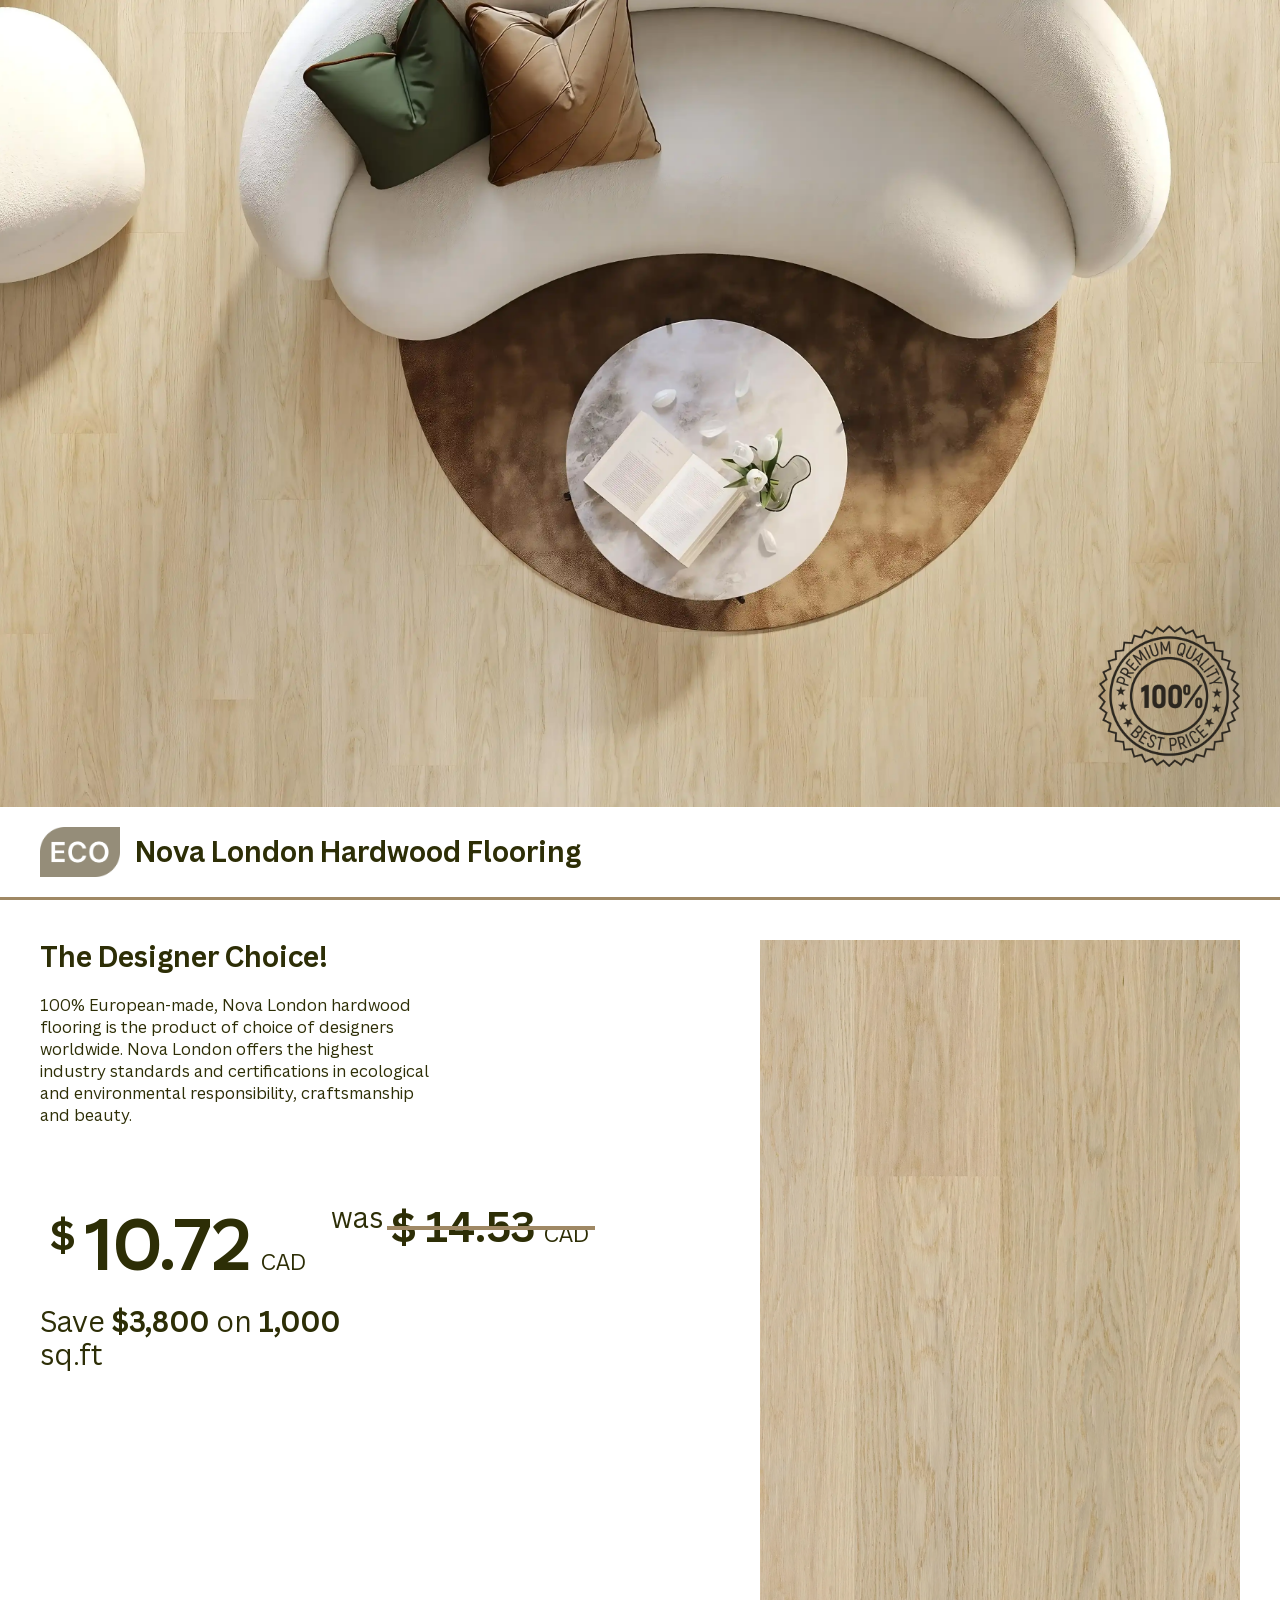
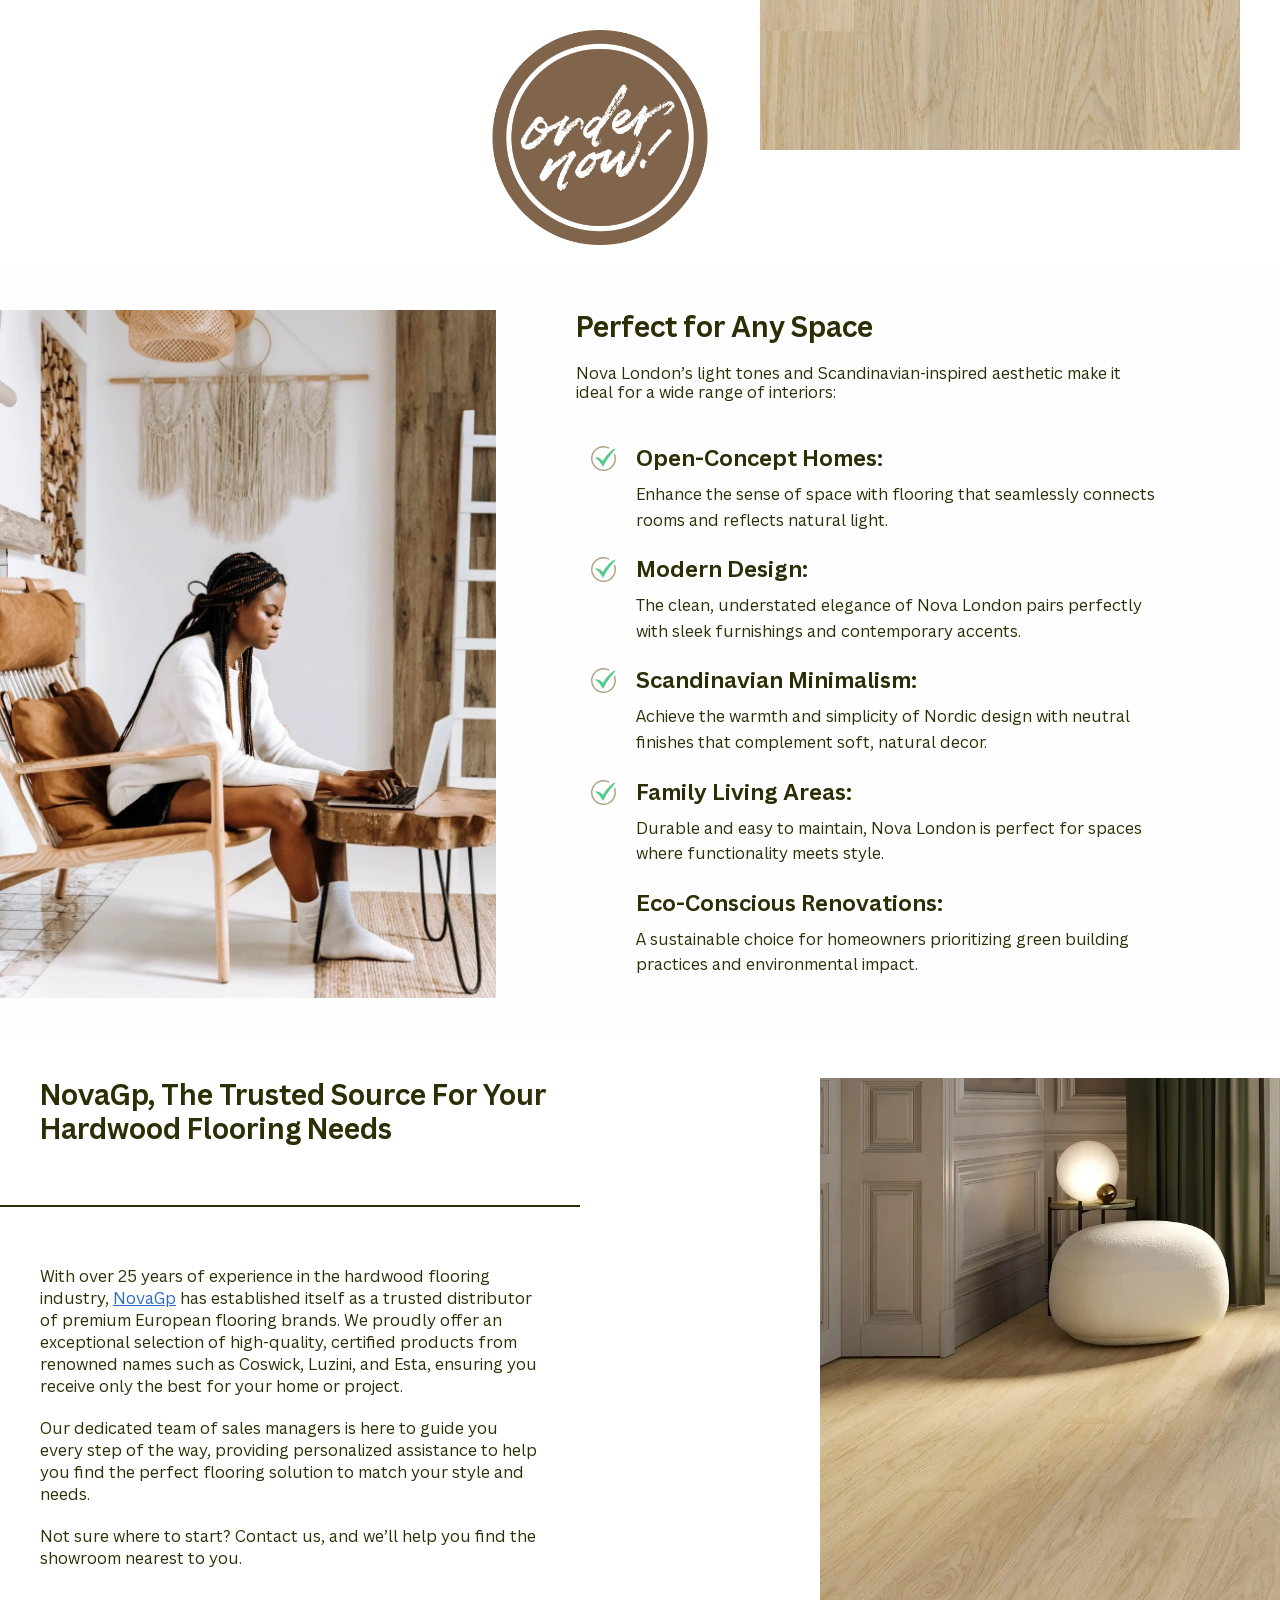
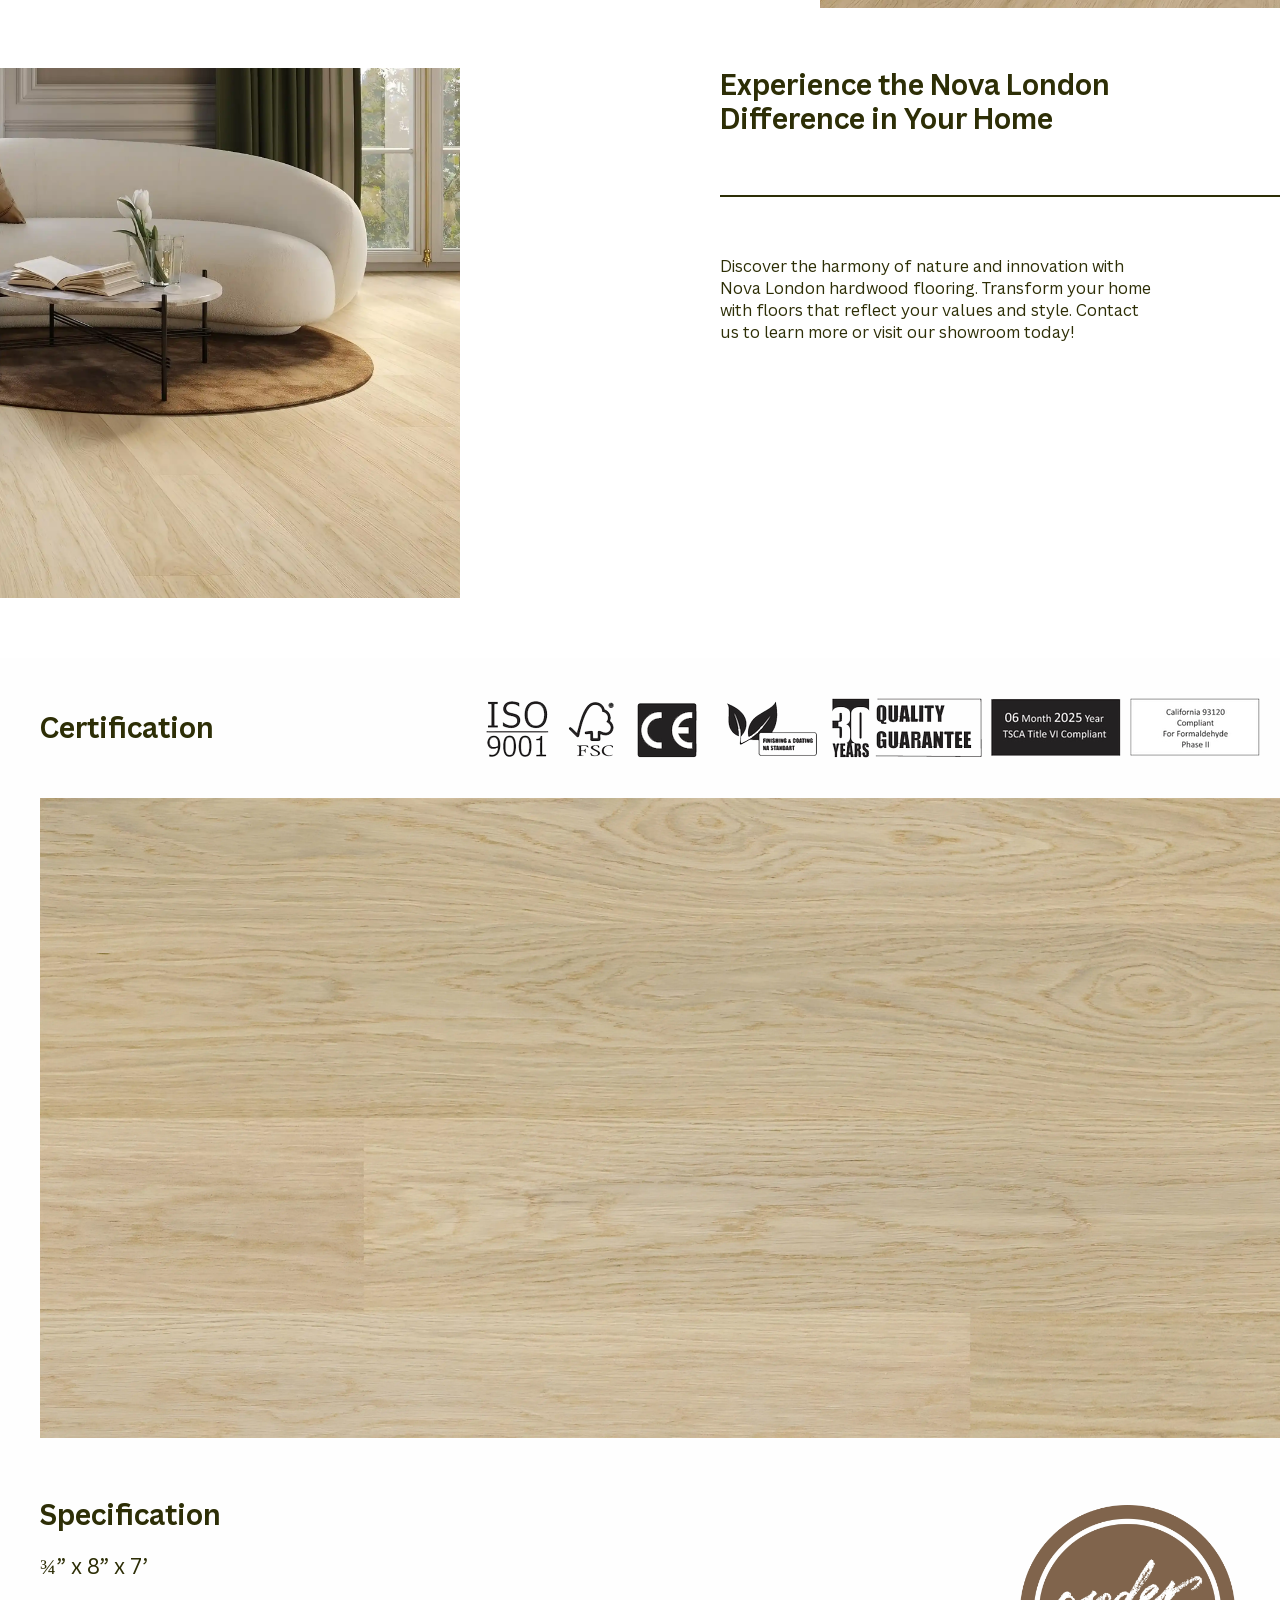
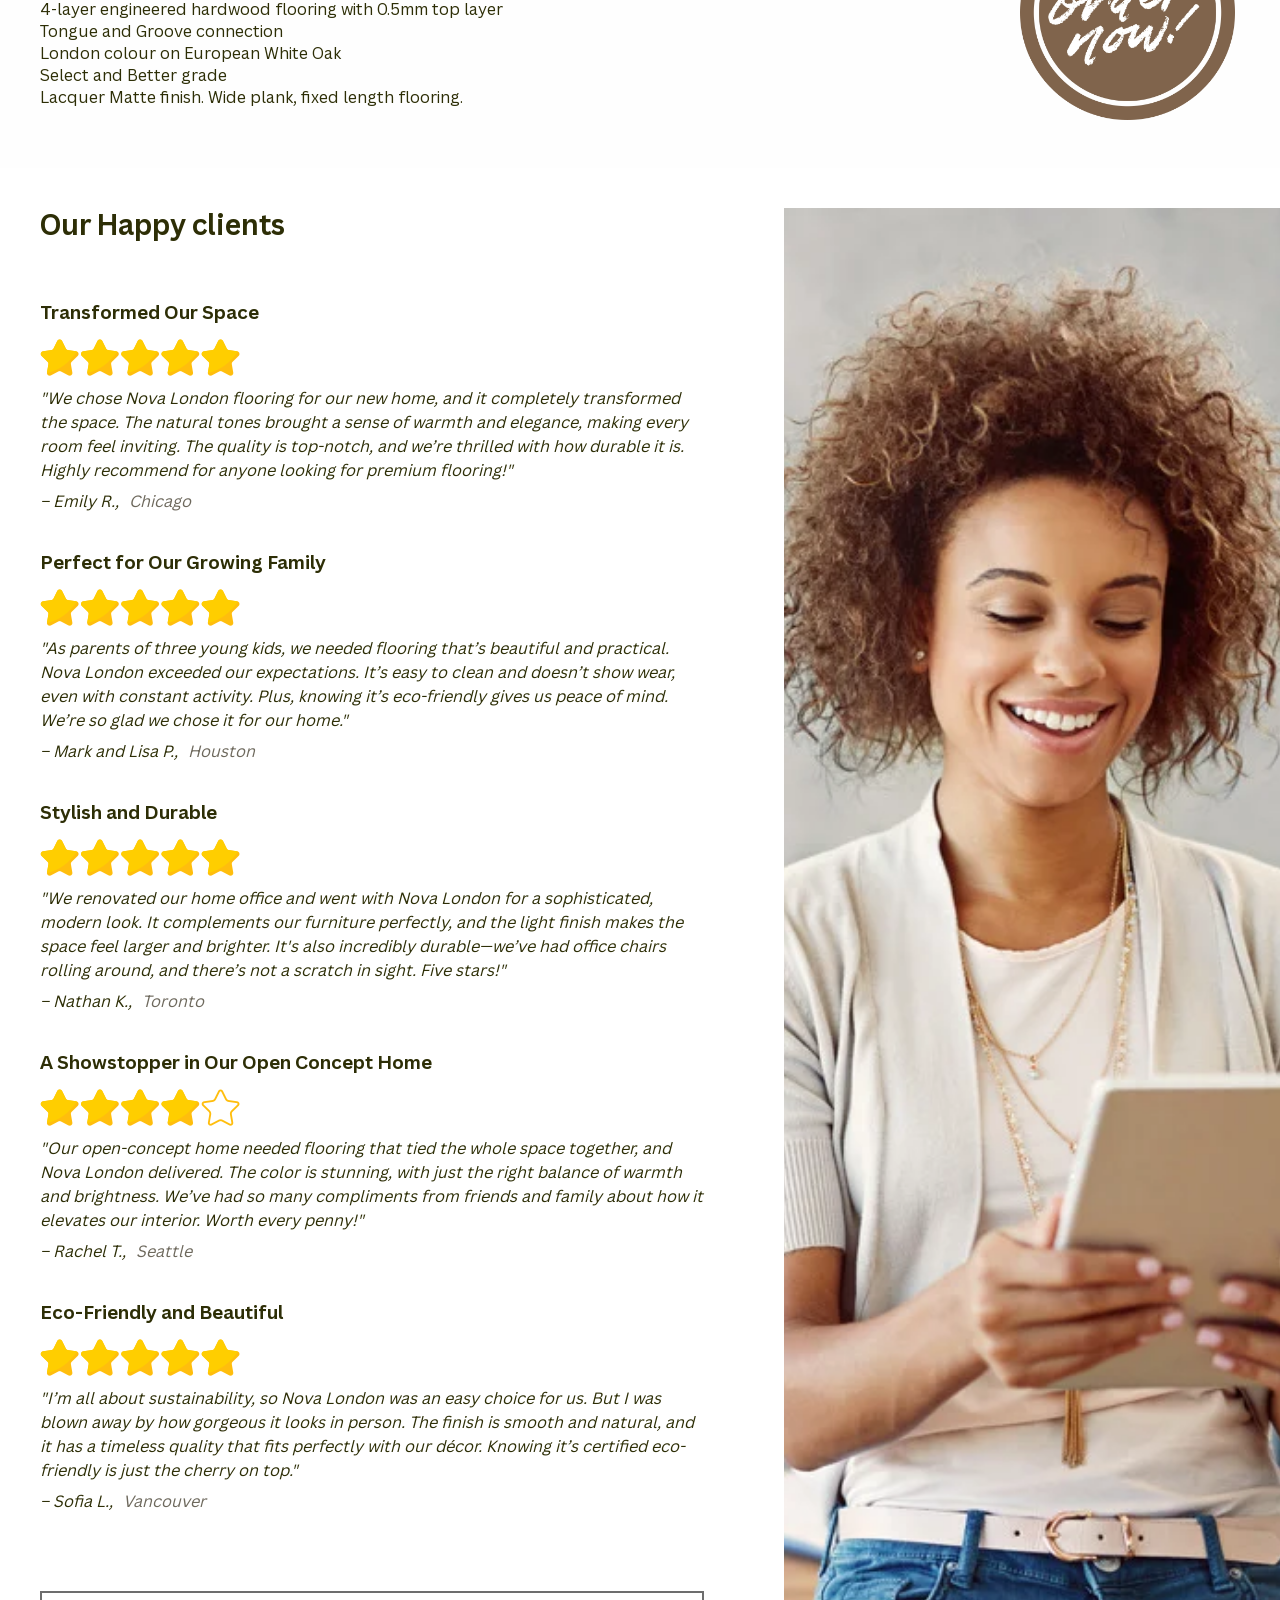
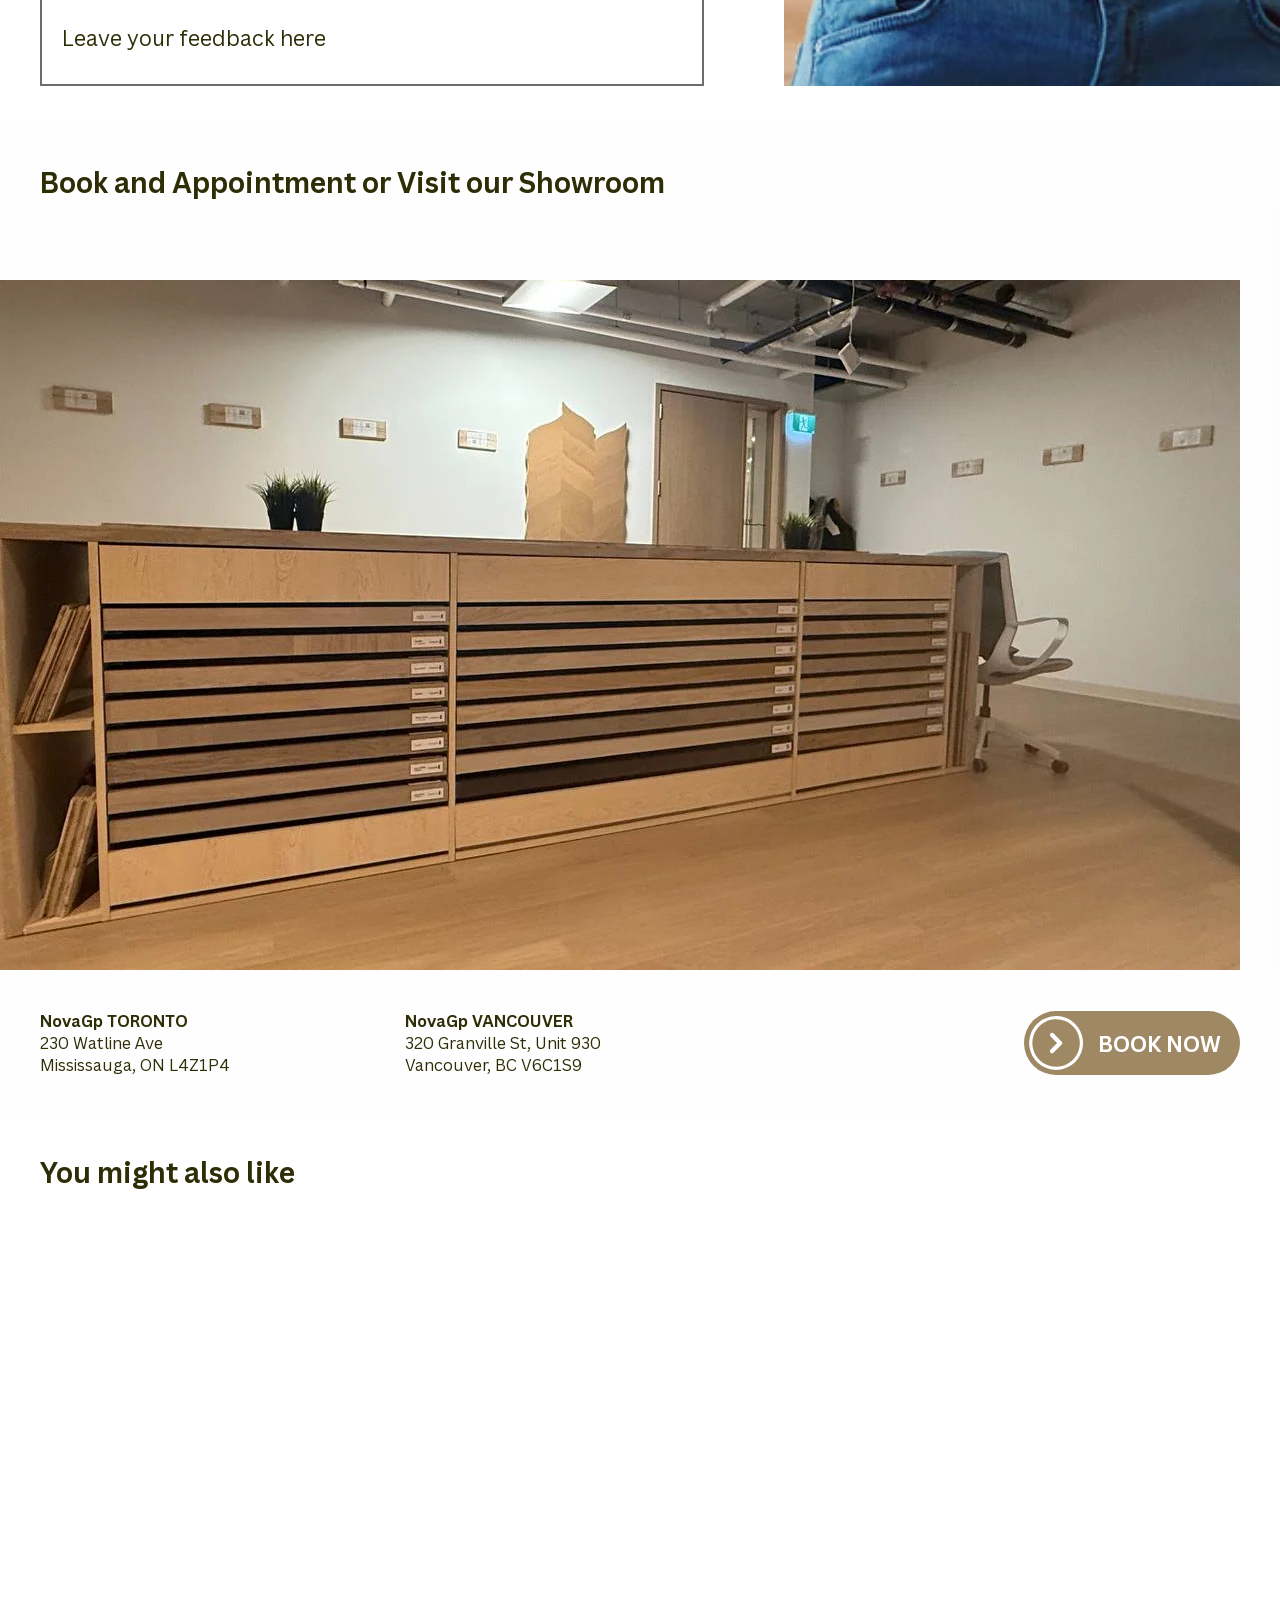
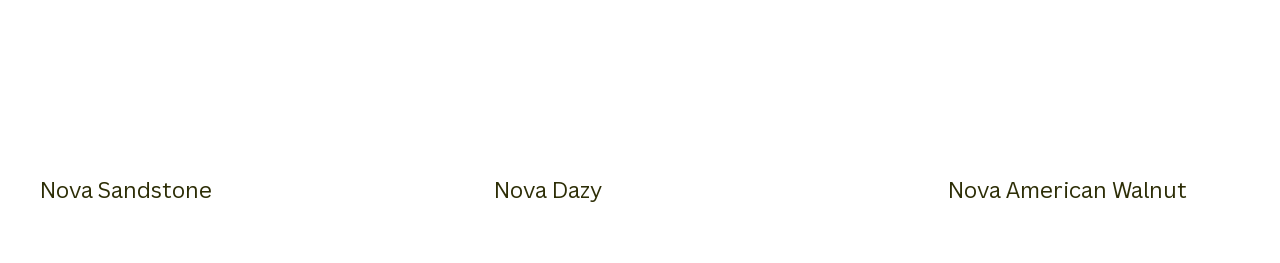
<file: index.html>
<!doctype html><html lang="en"><head><meta content="true" name="HandheldFriendly"><meta content="telephone=no" name="format-detection"><meta charset="UTF-8"><meta content="100% European-made, Nova London hardwood flooring is the product of choice of designers worldwide. Nova London offers the highest industry standards and certifications in ecological and environmental responsibility, craftsmanship and beauty." name="description"><meta content="initial-scale=1,maximum-scale=5,width=device-width" name="viewport"><meta content="yes" name="mobile-web-app-capable"><meta content="default" name="apple-mobile-web-app-status-bar-style"><meta content="NovaGp" name="author"><meta content="index, follow" name="robots"><meta content="index, follow" name="googlebot"><meta content="no-referrer-when-downgrade" name="referrer"><link href="./img/favicon_120.svg" rel="icon" sizes="120x120" type="image/svg+xml"><link href="./img/favicon_144.svg" rel="icon" sizes="144x144" type="image/svg+xml"><link href="./css/main.css" rel="preload" as="style"><link href="./css/main.css" rel="stylesheet"><title>Nova London - Hardwood Flooring</title></head><body><main><section><div class="section__hero"><img alt="Best Price Icon" class="section__hero-bg" src="./img/section-hero/best_price.webp" loading="lazy" height="195" width="195"></div><div class="section__hero-info"><a class="flex flex--align-center" href="/"><img alt="Site Logo" class="section__hero-img" src="./img/section-hero/logo.webp" loading="lazy" height="50" width="80"><h1 class="section__hero-heading flex flex--align-center"><span class="section__hero-title">Nova London</span> <span class="section__hero-subtitle">Hardwood Flooring</span></h1></a></div></section><section class="section__best flex"><div class="section__best-container"><h2 class="section__best-title font--bold">The Designer Choice!</h2><p class="section__best-text">100% European-made, Nova London hardwood flooring is the product of choice of designers worldwide. Nova London offers the highest industry standards and certifications in ecological and environmental responsibility, craftsmanship and beauty.</p><div class="section__best-wrapper flex"><p class="section__best-cost"><span class="section__best-currency">$</span> <span class="section__best-price flex flex--align-baseline">10.72 <span class="section__best-price-info">&nbsp;&nbsp;CAD</span></span></p><p class="section__best-cost"><span class="section__best-price-text">was</span> <span class="section__best-price-old"><span class="section__best-price-foreign font--bold">$</span> 14.53 <span class="section__best-price-info">CAD</span></span></p></div><p class="section__best-save">Save <span class="font--bold">$3,800</span> on <span class="font--bold">1,000</span> sq.ft</p><button class="section__best-btn order--js" type="button"><img alt="Order Now Button" class="section__best-btn-img" src="./img/order_now.webp" loading="lazy" height="215" width="215"></button></div><div class="section__best-container-img"></div></section><section class="section__reasons flex section--shadow"><div class="section__reasons-img"></div><div class="section__reasons-container"><h2 class="section__reasons-title font--bold">Perfect for Any Space</h2><p class="section__reasons-subtitle">Nova London’s light tones and Scandinavian-inspired aesthetic make it ideal for a wide range of interiors:</p><ul class="section__reasons-list"><li class="section__reasons-item"><img alt="Check Icon" class="section__reasons-icon" src="./img/icons/check_icon.svg" loading="lazy" height="25" width="25"><h3 class="section__reasons-item-title font--bold">Open-Concept Homes:</h3><p class="section__reasons-item-text">Enhance the sense of space with flooring that seamlessly connects rooms and reflects natural light.</p></li><li class="section__reasons-item"><img alt="Check Icon" class="section__reasons-icon" src="./img/icons/check_icon.svg" loading="lazy" height="25" width="25"><h3 class="section__reasons-item-title font--bold">Modern Design:</h3><p class="section__reasons-item-text">The clean, understated elegance of Nova London pairs perfectly with sleek furnishings and contemporary accents.</p></li><li class="section__reasons-item"><img alt="Check Icon" class="section__reasons-icon" src="./img/icons/check_icon.svg" loading="lazy" height="25" width="25"><h3 class="section__reasons-item-title font--bold">Scandinavian Minimalism:</h3><p class="section__reasons-item-text">Achieve the warmth and simplicity of Nordic design with neutral finishes that complement soft, natural decor.</p></li><li class="section__reasons-item"><img alt="Check Icon" class="section__reasons-icon" src="./img/icons/check_icon.svg" loading="lazy" height="25" width="25"><h3 class="section__reasons-item-title font--bold">Family Living Areas:</h3><p class="section__reasons-item-text">Durable and easy to maintain, Nova London is perfect for spaces where functionality meets style.</p></li><li class="section__reasons-item"><img alt="Check Icon" class="section__reasons-icon" src="./img/icons/check_icon.svg" loading="lazy" height="25" width="25"><h3 class="section__reasons-item-title font--bold">Eco-Conscious Renovations:</h3><p class="section__reasons-item-text">A sustainable choice for homeowners prioritizing green building practices and environmental impact.</p></li></ul></div></section><section class="section__buy flex flex--wrap"><div class="section__buy-container"><h2 class="section__buy-title section__buy-title-first font--bold">NovaGp, The Trusted Source For Your Hardwood Flooring Needs</h2><p class="section__buy-text">With over 25 years of experience in the hardwood flooring industry, <a class="section__buy-link" href="https://novagp.ca/" rel="nofollow" target="_blank">NovaGp</a> has established itself as a trusted distributor of premium European flooring brands. We proudly offer an exceptional selection of high-quality, certified products from renowned names such as Coswick, Luzini, and Esta, ensuring you receive only the best for your home or project.</p><p class="section__buy-text">Our dedicated team of sales managers is here to guide you every step of the way, providing personalized assistance to help you find the perfect flooring solution to match your style and needs.</p><p class="section__buy-text">Not sure where to start? Contact us, and we’ll help you find the showroom nearest to you.</p></div><img alt="Living Room" class="section__buy-img" src="./img/section-buy/reason_to_buy_left.webp" loading="lazy"> <img alt="Living Room" class="section__buy-img" src="./img/section-buy/reason_to_buy_right.webp" loading="lazy"><div class="section__buy-container"><h2 class="section__buy-title section__buy-title-second font--bold">Experience the Nova London Difference in Your Home</h2><p class="section__buy-text">Discover the harmony of nature and innovation with Nova London hardwood flooring. Transform your home with floors that reflect your values and style. Contact us to learn more or visit our showroom today!</p></div></section><section class="section__spec section--shadow"><div class="section__spec-container flex flex--align-center flex--justify-between"><h2 class="section__spec-title font--bold">Certification</h2><img alt="Certifications" class="section__spec-certs" src="./img/section-spec/certifications.webp" loading="lazy"></div><div class="section__spec-img"></div><div class="flex flex--align-center flex--justify-between"><div class="section__spec-info"><h2 class="section__spec-title font--bold">Specification</h2><span class="section__spec-dim flex">¾” x 8” x 7’</span><p class="section__spec-text">4-layer engineered hardwood flooring with 0.5mm top layer<br>Tongue and Groove connection<br>London colour on European White Oak<br>Select and Better grade<br>Lacquer Matte finish. Wide plank, fixed length flooring.</p></div><button class="section__spec-btn order-now--js" type="button"><img alt="Order Now Button" class="section__spec-btn-img" src="./img/order_now.webp" loading="lazy" height="215" width="215"></button></div></section><section class="section__feedback flex"><div class="section__feedback-wrapper flex flex--column"><h2 class="section__feedback-title font--bold">Our Happy clients</h2><article class="section__feedback-block"><h3 class="section__feedback-block-title font--bold">Transformed Our Space</h3><img alt="Feedback Rating" class="section__feedback-rating" src="./img/section-feedback/rating_top.webp" loading="lazy"><p class="section__feedback-text font--italic">"We chose Nova London flooring for our new home, and it completely transformed the space. The natural tones brought a sense of warmth and elegance, making every room feel inviting. The quality is top-notch, and we’re thrilled with how durable it is. Highly recommend for anyone looking for premium flooring!"</p><div class="font--italic flex flex--align-center"><span class="section__feedback-heading">– Emily R.,</span> <span class="section__feedback-location">Chicago</span></div></article><article class="section__feedback-block"><h3 class="section__feedback-block-title font--bold">Perfect for Our Growing Family</h3><img alt="Feedback Rating" class="section__feedback-rating" src="./img/section-feedback/rating_top.webp" loading="lazy"><p class="section__feedback-text font--italic">"As parents of three young kids, we needed flooring that’s beautiful and practical. Nova London exceeded our expectations. It’s easy to clean and doesn’t show wear, even with constant activity. Plus, knowing it’s eco-friendly gives us peace of mind. We’re so glad we chose it for our home."</p><div class="font--italic flex flex--align-center"><span class="section__feedback-heading">– Mark and Lisa P.,</span> <span class="section__feedback-location">Houston</span></div></article><article class="section__feedback-block"><h3 class="section__feedback-block-title font--bold">Stylish and Durable</h3><img alt="Feedback Rating" class="section__feedback-rating" src="./img/section-feedback/rating_top.webp" loading="lazy"><p class="section__feedback-text font--italic">"We renovated our home office and went with Nova London for a sophisticated, modern look. It complements our furniture perfectly, and the light finish makes the space feel larger and brighter. It's also incredibly durable—we’ve had office chairs rolling around, and there’s not a scratch in sight. Five stars!"</p><div class="font--italic flex flex--align-center"><span class="section__feedback-heading">– Nathan K.,</span> <span class="section__feedback-location">Toronto</span></div></article><article class="section__feedback-block"><h3 class="section__feedback-block-title font--bold">A Showstopper in Our Open Concept Home</h3><img alt="Feedback Rating" class="section__feedback-rating" src="./img/section-feedback/rating.webp" loading="lazy"><p class="section__feedback-text font--italic">"Our open-concept home needed flooring that tied the whole space together, and Nova London delivered. The color is stunning, with just the right balance of warmth and brightness. We’ve had so many compliments from friends and family about how it elevates our interior. Worth every penny!"</p><div class="font--italic flex flex--align-center"><span class="section__feedback-heading">– Rachel T.,</span> <span class="section__feedback-location">Seattle</span></div></article><article class="section__feedback-block"><h3 class="section__feedback-block-title font--bold">Eco-Friendly and Beautiful</h3><img alt="Feedback Rating" class="section__feedback-rating" src="./img/section-feedback/rating_top.webp" loading="lazy"><p class="section__feedback-text font--italic">"I’m all about sustainability, so Nova London was an easy choice for us. But I was blown away by how gorgeous it looks in person. The finish is smooth and natural, and it has a timeless quality that fits perfectly with our décor. Knowing it’s certified eco-friendly is just the cherry on top."</p><div class="font--italic flex flex--align-center"><span class="section__feedback-heading">– Sofia L.,</span> <span class="section__feedback-location">Vancouver</span></div></article><div class="section__feedback-field flex flex--align-center" id="feedbackBtn">Leave your feedback here</div></div><div class="section__feedback-img"></div></section><section class="section__showroom section--shadow"><h2 class="section__showroom-title font--bold">Book and Appointment or Visit our Showroom</h2><div class="section__showroom-img"></div><div class="section__showroom-container flex flex--align-center flex--justify-between"><ul class="section__showroom-list flex"><li class="section__showroom-address"><span class="font--bold">NovaGp TORONTO</span><br>230 Watline Ave Mississauga, ON L4Z1P4</li><li class="section__showroom-address"><span class="font--bold">NovaGp VANCOUVER</span><br>320 Granville St, Unit 930 Vancouver, BC V6C1S9</li></ul><button class="section__showroom-btn flex flex--align-center flex--justify-center flex--now-shrink contact--js" type="button" id="bookNowBtn"><img alt="Order Book Button" class="section__showroom-btn-img" src="./img/icons/book_now_btn.svg" loading="lazy" height="54" width="54"> <span class="section__showroom-btn-text font--bold flex flex--now-shrink">BOOK NOW</span></button></div></section><section class="section__contact"><h2 class="section__contact-title font--bold">You might also like</h2><div class="section__contact-container flex flex--justify-between"><article class="section__contact-card"><a class="flex flex--column" href="https://maxmishchenko.github.io/Nova-Sandstone/" rel="nofollow" target="_blank"><img alt="Nova Sandstone" class="section__contact-img" src="./img/section-contact/nova_sandstone.webp" loading="lazy"><h3 class="section__contact-heading">Nova Sandstone</h3></a></article><article class="section__contact-card"><a class="flex flex--column" href="https://maxmishchenko.github.io/Nova-Daizy/" rel="nofollow" target="_blank"><img alt="Nova Dazy" class="section__contact-img" src="./img/section-contact/nova_dazy.webp" loading="lazy"><h3 class="section__contact-heading">Nova Dazy</h3></a></article><article class="section__contact-card"><a class="flex flex--column" href="https://maxmishchenko.github.io/Nova-American-Walnut/" rel="nofollow" target="_blank"><img alt="Nova American Walnut" class="section__contact-img" src="./img/section-contact/nova_american_walnut.webp" loading="lazy"><h3 class="section__contact-heading">Nova American Walnut</h3></a></article></div></section><button class="section__contact-btn" type="button" id="contactBtn"><img alt="Contact Us Button" class="section__contact-btn-img" src="./img/icons/contact_us.svg" loading="lazy"></button><div class="popup" id="popupFeedback"><div class="form"><div class="form__close"></div><h2 class="form__title font--bold">Leave you feedback</h2><ul class="form__rating flex flex--justify-center flex--row-reverse"><li class="form__rating-star" data-rate="5"></li><li class="form__rating-star" data-rate="4"></li><li class="form__rating-star" data-rate="3"></li><li class="form__rating-star" data-rate="2"></li><li class="form__rating-star" data-rate="1"></li></ul><form class="form__content flex flex--column"><div class="form__container flex flex--align-center"><div class="form__field-wrapper"><label class="form__label" for="fb_firstname">Required *</label> <input type="text" class="form__field" tabindex="1" maxlength="120" name="firstname" placeholder="Name" id="fb_firstname" required pattern="[A-Za-zА-Яа-яёЁіІїЇєЄ\s]+"> <span class="form__icon form__icon-name"></span></div><div class="form__field-wrapper flex"><label class="form__label" for="fb_lastname">Required *</label> <input type="text" class="form__field" tabindex="2" maxlength="120" name="lastname" placeholder="Last Name" id="fb_lastname" required pattern="[A-Za-zА-Яа-яёЁіІїЇєЄ\s]+"></div></div><div class="form__field-wrapper"><label class="form__label" for="fb_location">Required *</label> <input type="text" class="form__field" tabindex="3" maxlength="200" name="address" placeholder="Location" id="fb_location" required> <span class="form__icon form__icon-location"></span></div><div class="form__field-wrapper"><label class="form__label" for="fb_text">Required *</label> <textarea class="form__textarea" id="fb_text" maxlength="1000" name="message" placeholder="Your Feedback" required tabindex="4"></textarea></div><input type="hidden" name="product" value="Nova London"> <input type="submit" class="form__button-submit flex flex--align-center flex--justify-center font--bold" tabindex="5" value="SUBMIT"></form></div></div><div class="popup" id="popupContactUs"><div class="form"><div class="form__close"></div><h2 class="form__title font--bold">Contact Us</h2><form class="form__content flex flex--column"><div class="form__container flex flex--align-center"><div class="form__field-wrapper"><label class="form__label" for="fc_firstname">Required *</label> <input type="text" class="form__field" tabindex="1" maxlength="120" name="firstname" placeholder="Name" id="fc_firstname" required pattern="[A-Za-zА-Яа-яёЁіІїЇєЄ\s]+"> <span class="form__icon form__icon-name"></span></div><div class="form__field-wrapper flex"><label class="form__label" for="fc_lastname">Required *</label> <input type="text" class="form__field" tabindex="2" maxlength="120" name="lastname" placeholder="Last Name" id="fc_lastname" required pattern="[A-Za-zА-Яа-яёЁіІїЇєЄ\s]+"></div></div><div class="form__field-wrapper"><input type="text" class="form__field" tabindex="3" maxlength="100" name="company" placeholder="Company"> <span class="form__icon form__icon-company"></span></div><div class="form__field-wrapper"><label class="form__label" for="fc_location">Required *</label> <input type="text" class="form__field" tabindex="4" maxlength="200" name="address" placeholder="Location" id="fc_location" required> <span class="form__icon form__icon-location"></span></div><div class="form__field-wrapper"><label class="form__label" for="fc_mail">Required *</label> <input type="email" class="form__field" tabindex="5" maxlength="100" name="email" placeholder="E-mail" id="fc_mail" required> <span class="form__icon form__icon-mail"></span></div><div class="form__field-wrapper"><label class="form__label" for="fc_phone">Required *</label> <input type="tel" class="form__field" tabindex="6" maxlength="30" name="phone" placeholder="Phone number" id="fc_phone" required pattern="^\+1\s?\(?[2-9][0-9]{2}\)?[.\-\s]?[2-9][0-9]{2}[.\-\s]?[0-9]{4}$"> <span class="form__icon form__icon-phone"></span></div><div class="form__field-wrapper"><label class="form__label" for="fc_text">Required *</label> <textarea class="form__textarea" id="fc_text" maxlength="1000" name="message" placeholder="What are you looking for?" required tabindex="7"></textarea></div><input type="hidden" name="product" value="Nova London"> <input type="submit" class="form__button-submit flex flex--align-center flex--justify-center font--bold" tabindex="8" value="SUBMIT"></form><div class="form__contact flex flex--justify-center justify-center"><span>You may also call us at</span> <a class="form__contact-tel" href="tel:+19055693389">+1 (905) 569-3389</a></div><p class="form__contact-text">Please note we only deliver to North America.</p></div></div><div class="popup" id="popupOrder"><div class="form"><div class="form__close"></div><h2 class="form__title font--bold">Order Now</h2><p class="form__subtitle">Fill out the request below to receive your free sample. You will receive a 1 foot long sample of the product. It will demonstrate the construction, finish and colour of the flooring.</p><form class="form__content flex flex--column"><div class="form__container flex flex--align-center"><div class="form__field-wrapper"><label class="form__label" for="fo_firstname">Required *</label> <input type="text" class="form__field" tabindex="1" maxlength="120" name="firstname" placeholder="Name" id="fo_firstname" required pattern="[A-Za-zА-Яа-яёЁіІїЇєЄ\s]+"> <span class="form__icon form__icon-name"></span></div><div class="form__field-wrapper flex"><label class="form__label" for="fo_lastname">Required *</label> <input type="text" class="form__field" tabindex="2" maxlength="120" name="lastname" placeholder="Last Name" id="fo_lastname" required pattern="[A-Za-zА-Яа-яёЁіІїЇєЄ\s]+"></div></div><div class="form__field-wrapper"><input type="text" class="form__field" tabindex="3" maxlength="100" name="company" placeholder="Company"> <span class="form__icon form__icon-company"></span></div><div class="form__field-wrapper"><label class="form__label" for="fo_location">Required *</label> <input type="text" class="form__field" tabindex="4" maxlength="200" name="address" placeholder="Delivery Address" id="fo_location" required> <span class="form__icon form__icon-location"></span></div><div class="form__field-wrapper"><label class="form__label" for="fo_mail">Required *</label> <input type="email" class="form__field" tabindex="5" maxlength="100" name="email" placeholder="E-mail" id="fo_mail" required> <span class="form__icon form__icon-mail"></span></div><div class="form__field-wrapper"><label class="form__label" for="fo_phone">Required *</label> <input type="tel" class="form__field" tabindex="6" maxlength="30" name="phone" placeholder="Phone number" id="fo_phone" required pattern="^\+1\s?\(?[2-9][0-9]{2}\)?[.\-\s]?[2-9][0-9]{2}[.\-\s]?[0-9]{4}$"> <span class="form__icon form__icon-phone"></span></div><div class="form__field-wrapper"><label class="form__label" for="fo_msg">Required *</label> <textarea class="form__textarea" id="fo_msg" maxlength="1000" name="message" placeholder="What are you looking for?" required tabindex="7"></textarea></div><input type="hidden" name="product" value="Nova London"> <input type="submit" class="form__button-submit flex flex--align-center flex--justify-center font--bold" tabindex="8" value="SUBMIT"></form><p class="form__contact form__contact-text font--bold">Shipping Cost 29.99$</p></div></div><div class="popup" id="popupSuccess"><div class="form flex flex--column flex--align-center"><div class="form__close"></div><img alt="Succes" class="form__success-img" src="./img/icons/check_icon.svg"><h2 class="form__success-title font--bold" id="successMsg"></h2><input type="button" class="form__button-submit form__success-submit flex flex--align-center flex--justify-center font--bold" id="successClose" value="OK"></div></div></main><script src="./js/main.js"></script></body></html>
</file>
<file: css/main.css>
*{padding:0;margin:0;border:0;box-sizing:border-box;-webkit-appearance:none;-webkit-font-smoothing:antialiased;-moz-osx-font-smoothing:grayscale;font-smoothing:antialiased;font-family:Nova;color:var(--color--olive);font-weight:400}::after,::before{box-sizing:inherit}body,html{height:100%;width:100%;line-height:1.2;font-size:16px}button,input,textarea{outline:0}*,button,input,select,textarea{-webkit-tap-highlight-color:transparent}input:focus{outline:0;box-shadow:none}input::-ms-clear{display:none}button{cursor:pointer}button::-moz-focus-inner{padding:0;border:0}a,a:hover,a:visited{text-decoration:none}ul li{list-style:none}li{line-height:normal}@font-face{font-family:Nova;font-display:swap;font-weight:400 700;font-style:normal;src:url(../fonts/Nova.woff2) format("woff2")}.flex{display:flex}.flex--align-center{align-items:center}.flex--align-end{align-items:flex-end}.flex--align-baseline{align-items:baseline}.flex--justify-center{justify-content:center}.flex--justify-between{justify-content:space-between}.flex--justify-end{justify-content:flex-end}.flex--justify-start{justify-content:left}.flex--column{flex-direction:column}.flex--row{flex-direction:row}.flex--row-reverse{flex-direction:row-reverse}.flex--wrap{flex-wrap:wrap}.flex--now-shrink{flex-shrink:0}.section--shadow{background-color:var(--color--shadow)}.font--bold{font-weight:700}.font--italic{font-style:italic}:root{--color--white:#ffffff;--color--shadow:#fbfbfb63;--color-form-field:#fbfbfb;--color--beige:#9f8864;--color--blue:#296abf;--color--green:#4d6156;--color--gray:#6d685c;--color--dark-gray:#6d6d6d;--color--olive:#2d2e06}.form,.popup{width:100%;overflow-y:auto}.popup,body.lock{pointer-events:none}.popup{position:fixed;top:0;left:0;height:100%;background-color:#020202cc;display:flex;align-items:center;justify-content:center;visibility:hidden;opacity:0;transition:all .4s}.popup.active{visibility:visible;opacity:1;pointer-events:auto;z-index:999}body.lock{overflow:hidden}.form{background-color:var(--color--white);padding:40px 10px 20px;border-radius:4px;max-width:600px;margin:0 20px;height:auto;max-height:calc(100vh - 20px);position:relative}@media only screen and (max-width:768px){.form{margin:0 10px}}.form__field{height:36px;width:100%;border-radius:4px;padding:5px 10px 5px 35px;line-height:36px;background-color:var(--color-form-field);letter-spacing:1px;font-weight:500;font-size:1.125rem;border:2px solid var(--color--gray);transition:.4s}.form__field:active,.form__field:focus,.form__textarea:active,.form__textarea:focus{border:2px solid var(--color--green)}.form__field-wrapper{position:relative;margin:20px 10px;flex-grow:1}@media only screen and (max-width:425px){.form__field-wrapper{width:100%}}.form__field::placeholder,.form__textarea::placeholder{color:var(--color--dark-gray)}.form__button-submit,.form__textarea{border-radius:4px;font-size:1.125rem;transition:.4s}.form__textarea{width:100%;height:200px;resize:none;padding:10px;font-weight:500;background-color:var(--color-form-field);border:2px solid var(--color--gray)}.form__button-submit{margin:15px 10px;padding:15px;color:var(--color-form-field);background-color:var(--color--green);letter-spacing:2px;box-shadow:inset 0 0 0 1px transparent;border:2px solid var(--color--green);cursor:pointer;width:calc(100% - 20px)}@media only screen and (max-width:425px){.form__button-submit{width:100%}}.form__button-submit:focus,.form__button-submit:hover{box-shadow:inset 0 0 0 1px #e5e5e5}.form__container{width:100%}@media only screen and (max-width:425px){.form__container{flex-direction:column}.form__content{align-items:center}}.form__label{font-size:.75rem;position:absolute;top:-15px;color:var(--color--dark-gray)}.form__subtitle,.form__title{font-size:2rem;text-align:center;max-width:90%;margin:0 auto 20px}.form__subtitle{font-size:1rem}.form__close{width:30px;height:30px;background-image:url(../img/icons/close.svg);background-repeat:no-repeat;background-size:contain;background-position:center;position:absolute;right:10px;top:10px;cursor:pointer}.form__rating{margin-bottom:20px;cursor:pointer;gap:8px}.form__rating-star{filter:grayscale(1);transition:filter .4s;background-image:url(../img/icons/icon_star.svg);background-repeat:no-repeat;background-position:center;background-size:contain;height:35px;width:35px}.form__rating-star:last-child{margin-left:0}.form__rating-star.selected,.form__rating-star.selected~.form__rating-star,.form__rating-star:hover,.form__rating-star:hover~.form__rating-star{filter:none}.form__icon{position:absolute;left:10px;top:50%;transform:translateY(-50%);background-position:center;background-size:contain;background-repeat:no-repeat;height:18px;width:18px}.form__icon-name{background-image:url(../img/icons/user.svg)}.form__icon-location{background-image:url(../img/icons/location-dot.svg)}.form__icon-company{background-image:url(../img/icons/briefcase.svg)}.form__icon-mail{background-image:url(../img/icons/envelope.svg)}.form__icon-phone{background-image:url(../img/icons/phone.svg)}.form__success-img{width:150px;height:150px;object-fit:contain;margin-bottom:40px}.form__success-title{font-size:2rem;text-align:center;max-width:90%;margin:0 auto 60px}@media only screen and (max-width:425px){.form__success-submit{width:calc(100% - 20px)}}.form--error{border:2px solid #ff460c}.form__contact{margin-top:20px}@media only screen and (max-width:375px){.form__contact{flex-direction:column;align-items:center}}.form__contact-tel{color:var(--color--blue);margin:0 0 10px 10px}@media only screen and (max-width:375px){.form__contact-tel{margin:10px 0}}.form__contact-text{text-align:center}.section__hero{background-image:url(../img/section-hero/section_hero_bg.webp);background-position:center;background-repeat:no-repeat;background-size:cover;width:100%;height:calc(100dvh - 93px);position:relative}.section__hero-bg{position:absolute;right:80px;bottom:80px;filter:brightness(.4);width:calc(100vw/9);min-height:125px;min-width:125px;max-width:195px;max-height:195px;height:auto}@media only screen and (max-width:1280px){.section__hero-bg{right:40px;bottom:40px}}@media only screen and (max-width:768px){.section__hero-bg{right:20px;bottom:20px}}.section__hero-info{border-bottom:3px solid var(--color--beige);padding:20px 80px}@media only screen and (max-width:1280px){.section__hero-info{padding:20px 40px}}@media only screen and (max-width:768px){.section__hero-info{padding:20px}}.section__hero-title{font-size:1.75rem;font-weight:700;margin-right:5px}@media only screen and (max-width:768px){.section__hero-title{margin-right:0}.section__hero-heading{flex-direction:column;align-items:baseline}}.section__hero-subtitle{font-size:1.75rem;font-weight:700}@media only screen and (max-width:768px){.section__hero-subtitle{font-size:1rem;font-weight:400}}.section__hero-img{margin-right:15px}.section__best{padding:80px 80px 180px}@media only screen and (max-width:1280px){.section__best{padding:40px 40px 120px}}@media only screen and (max-width:1024px){.section__best{flex-direction:column-reverse;padding:0}}.section__best-container{width:60%;position:relative}@media only screen and (max-width:1024px){.section__best-container{width:100%;padding:40px}}@media only screen and (max-width:768px){.section__best-container{padding:20px}}.section__best-container-img{width:40%;height:90dvh;background-image:url(../img/section-best/best_quality.webp);background-repeat:no-repeat;background-position:center;background-size:cover}@media only screen and (max-width:1024px){.section__best-container-img{width:100%}}.section__best-wrapper{padding-top:60px;margin-bottom:20px}@media only screen and (max-width:768px){.section__best-wrapper{padding-top:20px;justify-content:center;flex-direction:column-reverse;align-items:center}}.section__best-title{margin-bottom:20px;font-size:1.75rem}.section__best-text{font-size:1rem;margin-bottom:15px;max-width:390px;line-height:22px}@media only screen and (max-width:1024px){.section__best-text{max-width:100%}}.section__best-cost{position:relative;padding-left:45px}@media only screen and (max-width:425px){.section__best-cost{margin:0 auto}}.section__best-cost:first-child{margin-right:75px}@media only screen and (max-width:1280px){.section__best-cost:first-child{margin-right:40px}}@media only screen and (max-width:768px){.section__best-cost:first-child{margin-right:25px}}@media only screen and (max-width:425px){.section__best-cost:first-child{margin:0 auto}}.section__best-currency{font-size:2.5rem;font-weight:700;position:absolute;left:10px;top:10px}.section__best-save{font-size:1.75rem;max-width:320px}@media only screen and (max-width:768px){.section__best-save{max-width:100%;text-align:center;margin-bottom:20px}}.section__best-price{font-weight:700;font-size:4.375rem}.section__best-price-old{font-weight:700;font-size:2.625rem;position:relative}.section__best-price-old:after{content:'';position:absolute;height:4px;left:-4px;right:0;top:55%;transform:translateY(-50%);width:0;transition:width 1s ease}.section__best-price-old.visible:after{width:calc(100% + 10px)}.section__best-price-text{font-size:1.75rem;position:absolute;left:-15px;top:0}.section__best-price-info{font-size:1.375rem}.section__best-price-foreign{font-size:2.5rem}.section__best-btn{position:absolute;bottom:-100px;right:-65px;transform:translateX(-50%);background-color:transparent;width:225px;height:225px;border-radius:50%;padding:5px;transition:.4s}@media only screen and (max-width:1024px){.section__best-btn{position:relative;bottom:0;left:50%}}.section__best-btn:hover,.section__best-price-old:after{background-color:var(--color--beige)}.section__best-btn-img{width:100%;height:auto}.section__buy{padding:80px 80px 60px;overflow:hidden}@media only screen and (max-width:1280px){.section__buy{padding:40px 40px 60px}}@media only screen and (max-width:1024px){.section__buy{flex-direction:row;padding:40px 0 70px}}@media only screen and (max-width:768px){.section__buy{padding-bottom:20px}}.section__buy-container{width:50%}.section__buy-container:last-child{padding-left:80px}@media only screen and (max-width:1024px){.section__buy-container:last-child{width:100%;padding-left:40px}}@media only screen and (max-width:768px){.section__buy-container:last-child{padding-left:20px}}@media only screen and (max-width:1024px){.section__buy-container{width:100%;padding:0 40px}}@media only screen and (max-width:768px){.section__buy-container{width:100%;padding:0 20px}}.section__buy-title{font-size:1.75rem;margin-bottom:120px;position:relative}@media only screen and (max-width:768px){.section__buy-title{margin-bottom:60px}}.section__buy-title:after{content:'';position:absolute;height:2px;background-color:var(--color--olive);bottom:-62px}@media only screen and (max-width:768px){.section__buy-title:after{bottom:-32px}}.section__buy-title-first:after{left:-80px;width:calc(100% + 20px)}@media only screen and (max-width:1024px){.section__buy-title-first:after{left:0;width:100%}}.section__buy-title-second:after{right:-80px;width:calc(100% + 80px)}@media only screen and (max-width:1024px){.section__buy-title-second:after{left:0;width:100%}}.section__buy-text{font-size:1rem;max-width:84%;line-height:22px;margin-bottom:20px}.section__buy-text:last-child{margin-bottom:40px}@media only screen and (max-width:1024px){.section__buy-text{padding-bottom:0;max-width:100%}}.section__buy-link{color:var(--color--blue);text-decoration:underline}.section__buy-img{position:relative;object-fit:cover;width:50%}@media only screen and (max-width:1024px){.section__buy-img{position:unset;object-fit:cover;width:calc(50% - 10px)}}.section__buy-img:nth-child(2){right:-15%;height:530px;margin-bottom:60px}@media only screen and (max-width:1024px){.section__buy-img:nth-child(2){height:462px;padding:0;margin:60px 10px 60px 0}}@media only screen and (max-width:768px){.section__buy-img:nth-child(2){width:100%;margin:20px 0 40px}}.section__buy-img:nth-child(3){left:-15%;height:530px}@media only screen and (max-width:1024px){.section__buy-img:nth-child(3){height:462px;margin:60px 0 60px 10px}}@media only screen and (max-width:768px){.section__buy-img:nth-child(3){width:100%;margin:0 0 20px;display:flex;order:2}}.section__spec{padding:40px 80px 80px;overflow:hidden}@media only screen and (max-width:1280px){.section__spec{padding:40px}}@media only screen and (max-width:768px){.section__spec{padding:20px;overflow-x:hidden}}.section__spec-title{font-size:1.75rem;margin-right:15px}@media only screen and (max-width:768px){.section__spec-title{margin-bottom:20px}}.section__spec-dim{margin-top:20px;font-size:1.375rem}.section__spec-text{font-size:1rem;padding:20px 0;max-width:87%;line-height:22px;margin-bottom:40px}.section__spec-text:last-child{margin-bottom:0}@media only screen and (max-width:1024px){.section__spec-text{max-width:100%}}.section__spec-info{width:80%}@media only screen and (max-width:1024px){.section__spec-info{width:100%}}.section__spec-container{margin-bottom:40px}@media only screen and (max-width:1024px){.section__spec-container{flex-direction:column;align-items:flex-start}}.section__spec-certs{height:auto;margin-right:-20px}@media only screen and (max-width:1024px){.section__spec-certs{width:100%}}.section__spec-img{background-image:url(../img/section-spec/spec_img.webp);background-size:cover;background-position:center;background-repeat:no-repeat;height:640px;width:calc(100% + 80px);margin-bottom:60px;position:relative;right:0}@media only screen and (max-width:1024px){.section__spec-img{margin-bottom:20px}}.section__spec-btn{background-color:transparent;width:225px;height:225px;border-radius:50%;padding:5px;transition:.4s}@media only screen and (max-width:1024px){.section__spec-btn{display:none}}.section__spec-btn:hover{background-color:var(--color--beige)}.section__spec-btn-img{width:100%;height:auto}.section__feedback{padding:80px 0 80px 80px}@media only screen and (max-width:1280px){.section__feedback{padding:40px 0 40px 40px}}@media only screen and (max-width:1024px){.section__feedback{padding:40px}}@media only screen and (max-width:768px){.section__feedback{padding:20px}}.section__feedback-wrapper{width:60%}@media only screen and (max-width:1024px){.section__feedback-wrapper{width:100%}}.section__feedback-img{background-image:url(../img/section-feedback/feedback.webp);width:40%;background-repeat:no-repeat;background-position:center;background-size:cover}@media only screen and (max-width:1024px){.section__feedback-img{display:none}}.section__feedback-block{margin-bottom:40px}.section__feedback-block-title{font-size:1.175rem;margin-bottom:15px}.section__feedback-title{margin-bottom:60px;font-size:1.75rem}@media only screen and (max-width:768px){.section__feedback-title{margin-bottom:40px}}.section__feedback-heading{font-size:1rem;margin-right:10px}.section__feedback-location{font-size:1rem;color:var(--color--gray)}.section__feedback-text{font-size:1rem;padding:5px 80px 0 0;line-height:1.5;margin-bottom:10px}@media only screen and (max-width:1024px){.section__feedback-text{padding-right:0}}.section__feedback-field{height:95px;padding:20px;font-size:1.3125rem;color:var(--color--olive);border:2px solid var(--color--dark-gray);width:calc(100% - 80px);margin-top:40px}.section__feedback-field:hover{cursor:pointer}@media only screen and (max-width:1024px){.section__feedback-field{margin:40px 0 0;width:100%}}@media only screen and (max-width:425px){.section__feedback-field{font-size:1rem;padding:10px;height:60px;line-height:60px;margin-top:0}}.section__showroom{padding:80px;overflow:hidden}@media only screen and (max-width:1280px){.section__showroom{padding:40px}}@media only screen and (max-width:1024px){.section__showroom{padding:20px 40px}}@media only screen and (max-width:768px){.section__showroom{padding:20px}}.section__showroom-title{font-size:1.75rem;margin-bottom:80px}@media only screen and (max-width:1024px){.section__showroom-title{margin-bottom:40px}}.section__showroom-img{height:690px;width:calc(100% + 80px);position:relative;left:-80px;margin-bottom:70px;background-image:url(../img/section-showroom/showroom.webp);background-position:center;background-repeat:no-repeat;background-size:cover}@media only screen and (max-width:1280px){.section__showroom-img{margin-bottom:40px}}@media only screen and (max-width:1024px){.section__showroom-img{height:545px}}@media only screen and (max-width:768px){.section__showroom-img{margin-bottom:20px}}.section__showroom-list{width:80%}@media only screen and (max-width:768px){.section__showroom-list{width:100%;justify-content:space-between}}@media only screen and (max-width:425px){.section__showroom-list{flex-direction:column}}.section__showroom-address{font-size:1rem;max-width:205px}@media only screen and (max-width:1024px){.section__showroom-address{margin-bottom:40px}}.section__showroom-address:first-child{margin-right:160px}@media only screen and (max-width:1024px){.section__showroom-address:first-child{margin-right:60px}}@media only screen and (max-width:768px){.section__showroom-address:first-child{margin-right:20px}}@media only screen and (max-width:1024px){.section__showroom-container{align-items:flex-start;flex-wrap:wrap}}@media only screen and (max-width:768px){.section__showroom-container{flex-direction:column}}.section__showroom-btn{background-color:var(--color--beige);border:2px solid transparent;border-radius:32px;padding:3px 17px 3px 3px;transition:.4s}@media only screen and (max-width:1024px){.section__showroom-btn{margin:0 auto;transition:0s}}@media only screen and (max-width:768px){.section__showroom-btn{margin:0;width:100%;padding:13px 8px}}.section__showroom-btn:hover{border:2px solid var(--color--white);box-shadow:0 0 0 2px var(--color--beige)}.section__showroom-btn-text{color:var(--color--white);font-size:1.375rem}.section__showroom-btn-img{margin-right:15px}@media only screen and (max-width:768px){.section__showroom-btn-img{display:none}}.section__contact{padding:80px}@media only screen and (max-width:1280px){.section__contact{padding:40px}}@media only screen and (max-width:768px){.section__contact{padding:20px 0 80px 20px;overflow:hidden}}.section__contact-card{margin-right:20px}.section__contact-card:last-child{margin-right:0}@media only screen and (max-width:1024px){.section__contact-card{object-fit:cover;scroll-snap-align:start;scroll-snap-stop:always;flex-shrink:0}}.section__contact-title{font-size:1.75rem;margin-bottom:40px}@media only screen and (max-width:768px){.section__contact-title{padding-right:20px}}.section__contact-heading{font-size:1.375rem;margin-top:40px;padding-bottom:20px}@media only screen and (max-width:768px){.section__contact-heading{margin-top:20px;font-size:1rem}}.section__contact-img{height:507px;width:292px}@media only screen and (max-width:768px){.section__contact-img{width:245px;height:427px}}.section__contact-btn{height:55px;width:55px;background-color:transparent;border-radius:50%;transition:all .4s;pointer-events:none;box-shadow:0 0 10px 3px #26262640;position:fixed;z-index:998;right:30px;bottom:30px;opacity:0}@media only screen and (max-width:768px){.section__contact-btn{right:20px;bottom:20px}}.section__contact-btn.visible{opacity:.7;visibility:visible;pointer-events:auto}.section__contact-btn:hover{transform:scale(1.1);box-shadow:0 0 10px 3px #00000073;opacity:1}.section__contact-btn-img{width:55px;height:55px}@media only screen and (max-width:1024px){.section__contact-container{overflow-x:scroll;scroll-snap-type:x mandatory;scroll-behavior:smooth;overflow-y:hidden}}.section__reasons{padding:80px 80px 80px 0}@media only screen and (max-width:1280px){.section__reasons{padding:40px 40px 40px 0}}@media only screen and (max-width:1024px){.section__reasons{padding:40px}}@media only screen and (max-width:768px){.section__reasons{padding:20px}}.section__reasons-img{background-image:url(../img/section-reasons/why_us.webp);background-position:center;background-size:cover;background-repeat:no-repeat;width:40%;height:90dvh}@media only screen and (max-width:1280px){.section__reasons-img{height:auto}}@media only screen and (max-width:1024px){.section__reasons-img{display:none}}.section__reasons-title{font-size:1.75rem;margin-bottom:20px}.section__reasons-subtitle{font-size:1rem;margin-bottom:40px}.section__reasons-container{width:60%;padding:0 80px}@media only screen and (max-width:1024px){.section__reasons-container{padding:0;width:100%}}.section__reasons-list{padding-left:60px}@media only screen and (max-width:1024px){.section__reasons-list{padding-left:50px}}.section__reasons-icon{position:absolute;top:4px;left:-45px;opacity:0;transition:opacity .4s}.section__reasons-icon.visible{opacity:1}.section__reasons-item{margin-bottom:20px;position:relative}.section__reasons-item-title{font-size:1.375rem;margin-bottom:10px}.section__reasons-item-text{font-size:1rem;line-height:1.6}
</file>
